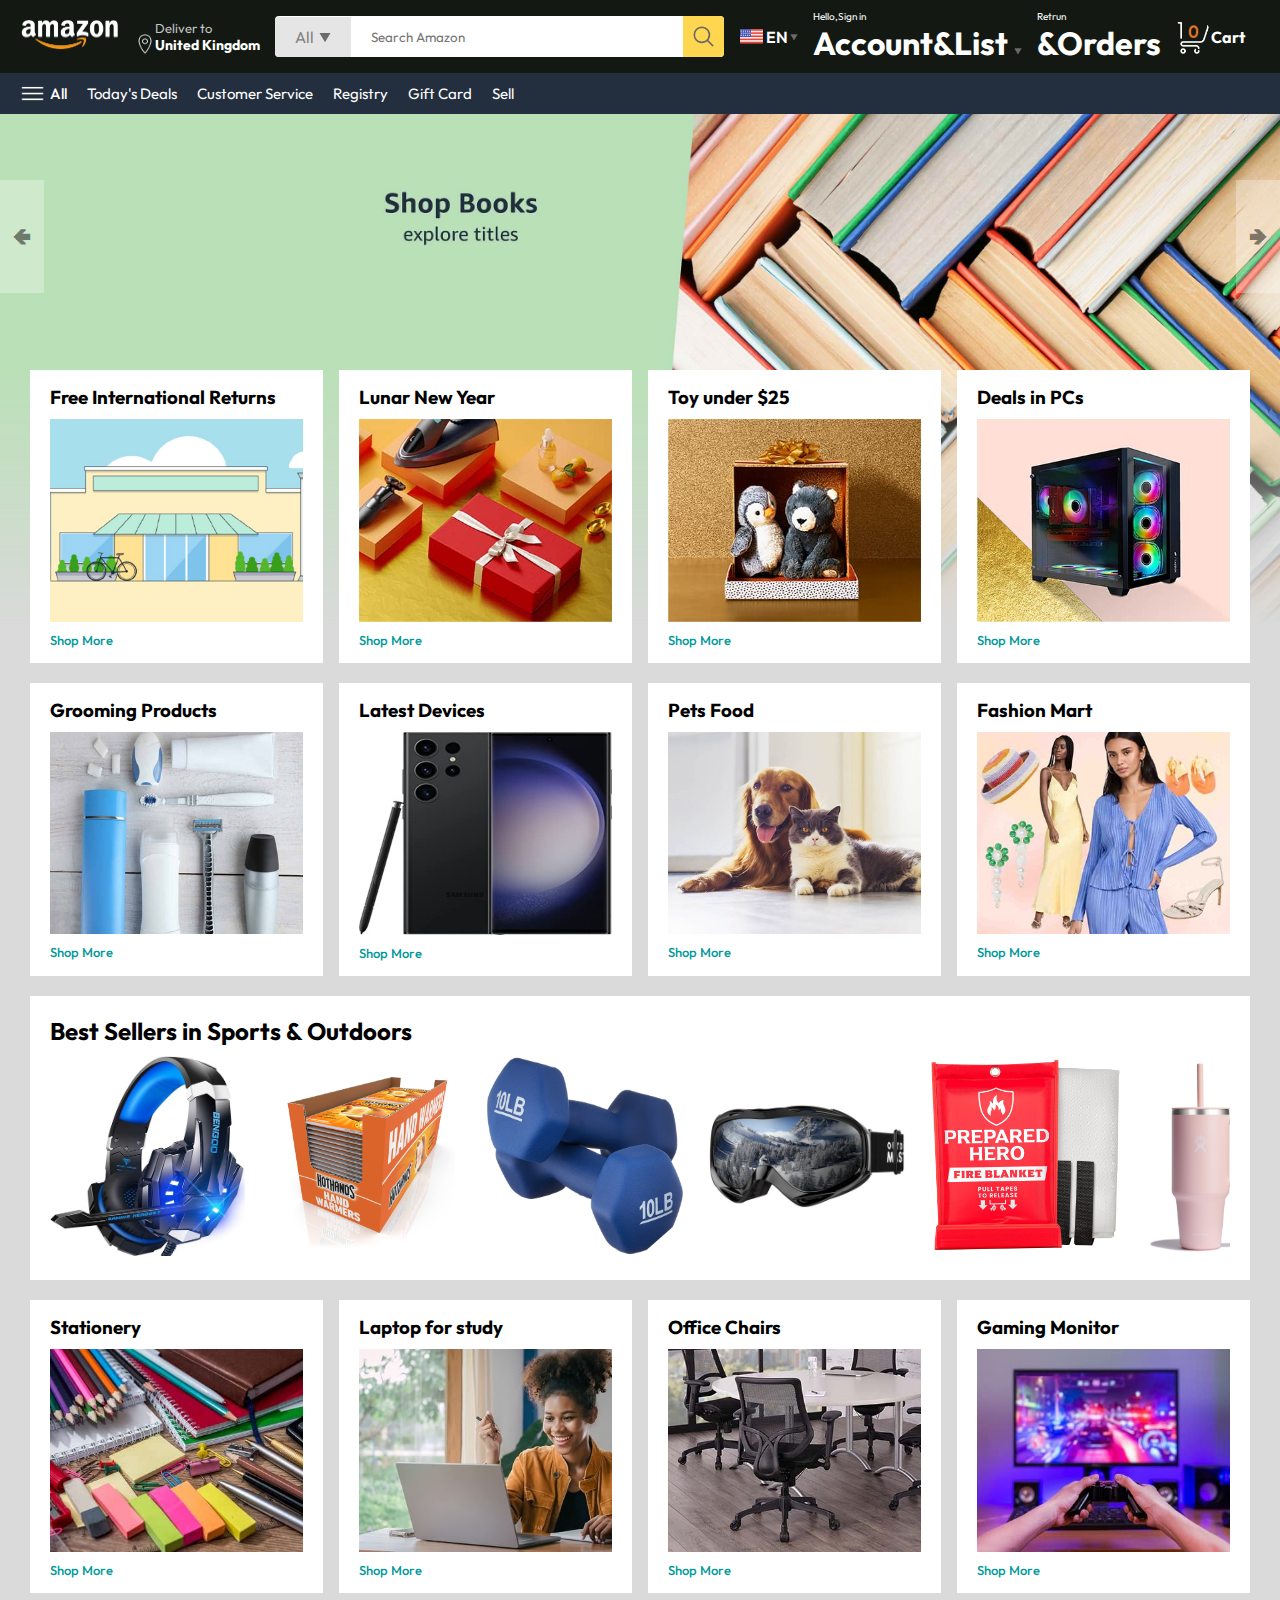
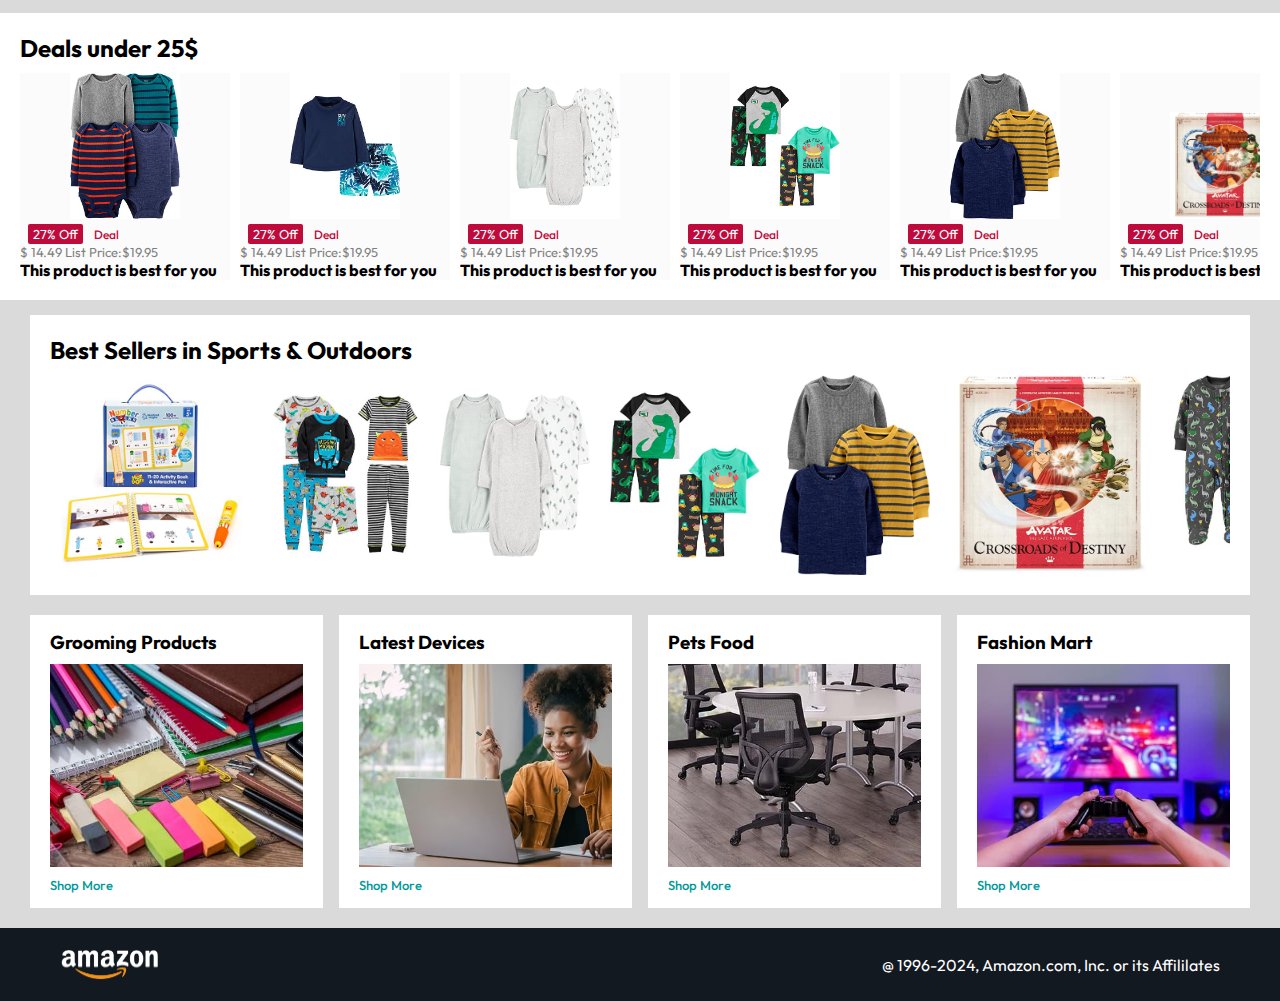
<file: index.html>
<!DOCTYPE html>
<html lang="en">
<head>
    <meta charset="UTF-8">
    <meta name="viewport" content="width=device-width, initial-scale=1.0">
    <title>Amazon Clone</title>
    <link rel="stylesheet" href="assets/css/style.css">
</head>
<body>
    <nav>
        <a href="/"><img src="assets/img/amazon_logo.png" width="100" alt="">
        </a>
        <div class="nav-country">
            <img src="assets/img/location_icon.png" height="20" alt="">
            <div></h1> <p>Deliver to </p>
                <h1>United Kingdom</h1>
            </div>
        </div>
     <div class="nav-search">
        <div class="nav-search-catogory">
            <p>All</p>
            <img src="assets/img/dropdown_icon.png" height="12" alt="">
        </div>
         <input type="text" class="nav-search-input" placeholder="Search Amazon">
         <img src="assets/img/search_icon.png" class="nav-search-icon">
     </div>
     <div class="nav-language">
        <img src="assets/img/us_flag.png" width="25px" alt="">
        <p>EN</p>
        <img src="assets/img/dropdown_icon.png" width="8px"alt="">
     </div>
     <div class="nav-text">
        <p> <a href="signin.html">Hello,Sign in</a></p>
        <h1>Account&List <img src="assets/img/dropdown_icon.png" width="8px" alt=""></h1>
     </div>
     <div class="nav-text">
        <p>Retrun</p>
        <h1>&Orders</h1>
     </div>
     <a href="signin.html" class="mobile-user-icon" style="display: none;">
        <img src="assets/img/user.png" alt="">
     </a>
     <a href="cart.html"class="nav-cart">
        <img src="assets/img/cart_icon.png" width="35px" alt="">
        <h4>Cart</h4>
     </a>
    </nav>
    <div class="nav-bottom">
        <div>
            <img src="assets/img/menu_icon.png" width="25px" alt="">
            <p>All</p>
        </div>
        <p>Today's Deals</p>
        <p>Customer Service</p>
        <p>Registry</p>
        <p>Gift Card</p>
        <p>Sell</p>
    </div>

    <div class="header-slider">
        <a href="#" class="control_prev">&#129144</a>
        <a href="#" class="control_next">&#129146</a>
        <ul>
            <img src="assets/img/header1.jpg" class="header-img" alt="">
            <img src="assets/img/header2.jpg" class="header-img" alt="">
            <img src="assets/img/header3.jpg" class="header-img" alt="">
            <img src="assets/img/header4.jpg" class="header-img" alt="">
            <img src="assets/img/header5.jpg" class="header-img" alt="">
            <img src="assets/img/header6.jpg" class="header-img" alt="">
        </ul>
    </div>


    <div class="box-row header-box">
      <div class="box-col">
        <h3>
            Free International Returns</h3>
        <img src="assets/img/box1-1.jpg" alt="">
        <a href="/"> Shop More</a>
      </div>
      <div class="box-col">
        <h3>
            Lunar New Year</h3>
        <img src="assets/img/box1-2.jpg" alt="">
        <a href="/"> Shop More</a>
      </div>
      <div class="box-col">
        <h3>
            Toy under $25</h3>
        <img src="assets/img/box1-3.jpg" alt="">
        <a href="/"> Shop More</a>
      </div>
      <div class="box-col">
        <h3>
            Deals in PCs</h3>
        <img src="assets/img/box1-4.jpg" alt="">
        <a href="/"> Shop More</a>
      </div>
    </div>


    <div class="box-row">
        <div class="box-col">
          <h3>
              Grooming Products</h3>
          <img src="assets/img/box2-1.jpg" alt="">
          <a href="/"> Shop More</a>
        </div>
        <div class="box-col">
          <h3>
              Latest Devices</h3>
          <img src="assets/img/box2-2.jpg" alt="">
          <a href="/"> Shop More</a>
        </div>
        <div class="box-col">
          <h3>  Pets Food</h3>
          <img src="assets/img/box2-3.jpg" alt="">
          <a href="/"> Shop More</a>
        </div>
        <div class="box-col">
          <h3>
              Fashion Mart</h3> <img src="assets/img/box2-4.jpg" alt="">
          <a href="/"> Shop More</a>
        </div>
  
      </div>


      <div class="product-slider">
        <h2>Best Sellers in Sports & Outdoors</h2>
        <div class="products">
            <a href="product.html">
            <img src="assets/img/product_img.jpg" alt="">
            </a>
            <img src="assets/img/product1-1.jpg" alt="">
            <img src="assets/img/product1-2.jpg" alt="">
            <img src="assets/img/product1-3.jpg" alt="">
            <img src="assets/img/product1-4.jpg" alt="">
            <img src="assets/img/product1-5.jpg" alt="">
            <img src="assets/img/product1-6.jpg" alt="">
            <img src="assets/img/product1-7.jpg" alt="">
            <img src="assets/img/product1-8.jpg" alt="">
            <img src="assets/img/product1-9.jpg" alt="">
            <img src="assets/img/product1-10.jpg" alt="">
        </div>
      </div>
      <div class="box-row">
        <div class="box-col">
          <h3>
              Stationery</h3>
          <img src="assets/img/box3-1.jpg" alt="">
          <a href="/"> Shop More</a>
        </div>
        <div class="box-col">
          <h3>
              Laptop for study</h3>
          <img src="assets/img/box3-2.jpg" alt="">
          <a href="/"> Shop More</a>
        </div>
        <div class="box-col">
          <h3>
              Office Chairs</h3>
          <img src="assets/img/box3-3.jpg" alt="">
          <a href="/"> Shop More</a>
        </div>
        <div class="box-col">
          <h3>
              Gaming Monitor</h3>
          <img src="assets/img/box3-4.jpg" alt="">
          <a href="/"> Shop More</a>
        </div>
  
      </div>

      <div class="products-slider-with-price">
          <h2>Deals under 25$</h2>
          <div class="products">
            <div class="product-card">
                <div class="product-img-container">
                    <img src="assets/img/product2-1.jpg" alt="">
                </div>
                <div class="product-offer">
                    <p>27% Off</p> <span>Deal</span>

                </div>
                <p class="product-price">$ <span>14.49</span> List Price:$19.95 </p>
                <h4>This product is best for you</h4>


            </div>
            <div class="product-card">
                <div class="product-img-container">
                    <img src="assets/img/product2-2.jpg" alt="">
                </div>
                <div class="product-offer">
                    <p>27% Off</p> <span>Deal</span>

                </div>
                <p class="product-price">$ <span>14.49</span> List Price:$19.95 </p>
                <h4>This product is best for you</h4>


            </div>
            <div class="product-card">
                <div class="product-img-container">
                    <img src="assets/img/product2-3.jpg" alt="">
                </div>
                <div class="product-offer">
                    <p>27% Off</p> <span>Deal</span>

                </div>
                <p class="product-price">$ <span>14.49</span> List Price:$19.95 </p>
                <h4>This product is best for you</h4>


            </div>
            <div class="product-card">
                <div class="product-img-container">
                    <img src="assets/img/product2-4.jpg" alt="">
                </div>
                <div class="product-offer">
                    <p>27% Off</p> <span>Deal</span>

                </div>
                <p class="product-price">$ <span>14.49</span> List Price:$19.95 </p>
                <h4>This product is best for you</h4>


            </div>
            <div class="product-card">
                <div class="product-img-container">
                    <img src="assets/img/product2-5.jpg" alt="">
                </div>
                <div class="product-offer">
                    <p>27% Off</p> <span>Deal</span>

                </div>
                <p class="product-price">$ <span>14.49</span> List Price:$19.95 </p>
                <h4>This product is best for you</h4>


            </div>
            <div class="product-card">
                <div class="product-img-container">
                    <img src="assets/img/product2-6.jpg" alt="">
                </div>
                <div class="product-offer">
                    <p>27% Off</p> <span>Deal</span>

                </div>
                <p class="product-price">$ <span>14.49</span> List Price:$19.95 </p>
                <h4>This product is best for you</h4>


            </div>
            <div class="product-card">
                <div class="product-img-container">
                    <img src="assets/img/product2-7.jpg" alt="">
                </div>
                <div class="product-offer">
                    <p>27% Off</p> <span>Deal</span>

                </div>
                <p class="product-price">$ <span>14.49</span> List Price:$19.95 </p>
                <h4>This product is best for you</h4>


            </div>
            <div class="product-card">
                <div class="product-img-container">
                    <img src="assets/img/product2-8.jpg" alt="">
                </div>
                <div class="product-offer">
                    <p>27% Off</p> <span>Deal</span>

                </div>
                <p class="product-price">$ <span>14.49</span> List Price:$19.95 </p>
                <h4>This product is best for you</h4>


            </div>
            <div class="product-card">
                <div class="product-img-container">
                    <img src="assets/img/product2-9.jpg" alt="">
                </div>
                <div class="product-offer">
                    <p>27% Off</p> <span>Deal</span>

                </div>
                <p class="product-price">$ <span>14.49</span> List Price:$19.95 </p>
                <h4>This product is best for you</h4>


            </div>
            <div class="product-card">
                <div class="product-img-container">
                    <img src="assets/img/product2-10.jpg" alt="">
                </div>
                <div class="product-offer">
                    <p>27% Off</p> <span>Deal</span>

                </div>
                <p class="product-price">$ <span>14.49</span> List Price:$19.95 </p>
                <h4>This product is best for you</h4>


            </div>
            <div class="product-card">
                <div class="product-img-container">
                    <img src="assets/img/product2-11.jpg" alt="">
                </div>
                <div class="product-offer">
                    <p>27% Off</p> <span>Deal</span>

                </div>
                <p class="product-price">$ <span>14.49</span> List Price:$19.95 </p>
                <h4>This product is best for you</h4>


            </div>
        </div>
      </div>

<div class="product-slider">
        <h2>Best Sellers in Sports & Outdoors</h2>
        <div class="products">
            <img src="assets/img/product2-11.jpg" alt="">
            <img src="assets/img/product2-12.jpg" alt="">
            <img src="assets/img/product2-3.jpg" alt="">
            <img src="assets/img/product2-4.jpg" alt="">
            <img src="assets/img/product2-5.jpg" alt="">
            <img src="assets/img/product2-6.jpg" alt="">
            <img src="assets/img/product2-7.jpg" alt="">
            <img src="assets/img/product2-8.jpg" alt="">
            <img src="assets/img/product2-9.jpg" alt="">
            <img src="assets/img/product2-10.jpg" alt="">
        </div>
      </div>

<div class="box-row">
        <div class="box-col">
          <h3>
              Grooming Products</h3>
          <img src="assets/img/box3-1.jpg" alt="">
          <a href="/"> Shop More</a>
        </div>
        <div class="box-col">
          <h3>
              Latest Devices</h3>
          <img src="assets/img/box3-2.jpg" alt="">
          <a href="/"> Shop More</a>
        </div>
        <div class="box-col">
          <h3>
              Pets Food</h3>
          <img src="assets/img/box3-3.jpg" alt="">
          <a href="/"> Shop More</a>
        </div>
        <div class="box-col">
          <h3>
              Fashion Mart</h3>
          <img src="assets/img/box3-4.jpg" alt="">
          <a href="/"> Shop More</a>
        </div>
  
      </div>

      <footer>
        <img src="assets/img/amazon_logo.png"width="100" alt="">
        <p>@ 1996-2024, Amazon.com, Inc. or its Affililates </p>
      </footer>

    <script src="assets/js/script.js"></script>

</body>
</html>
</file>
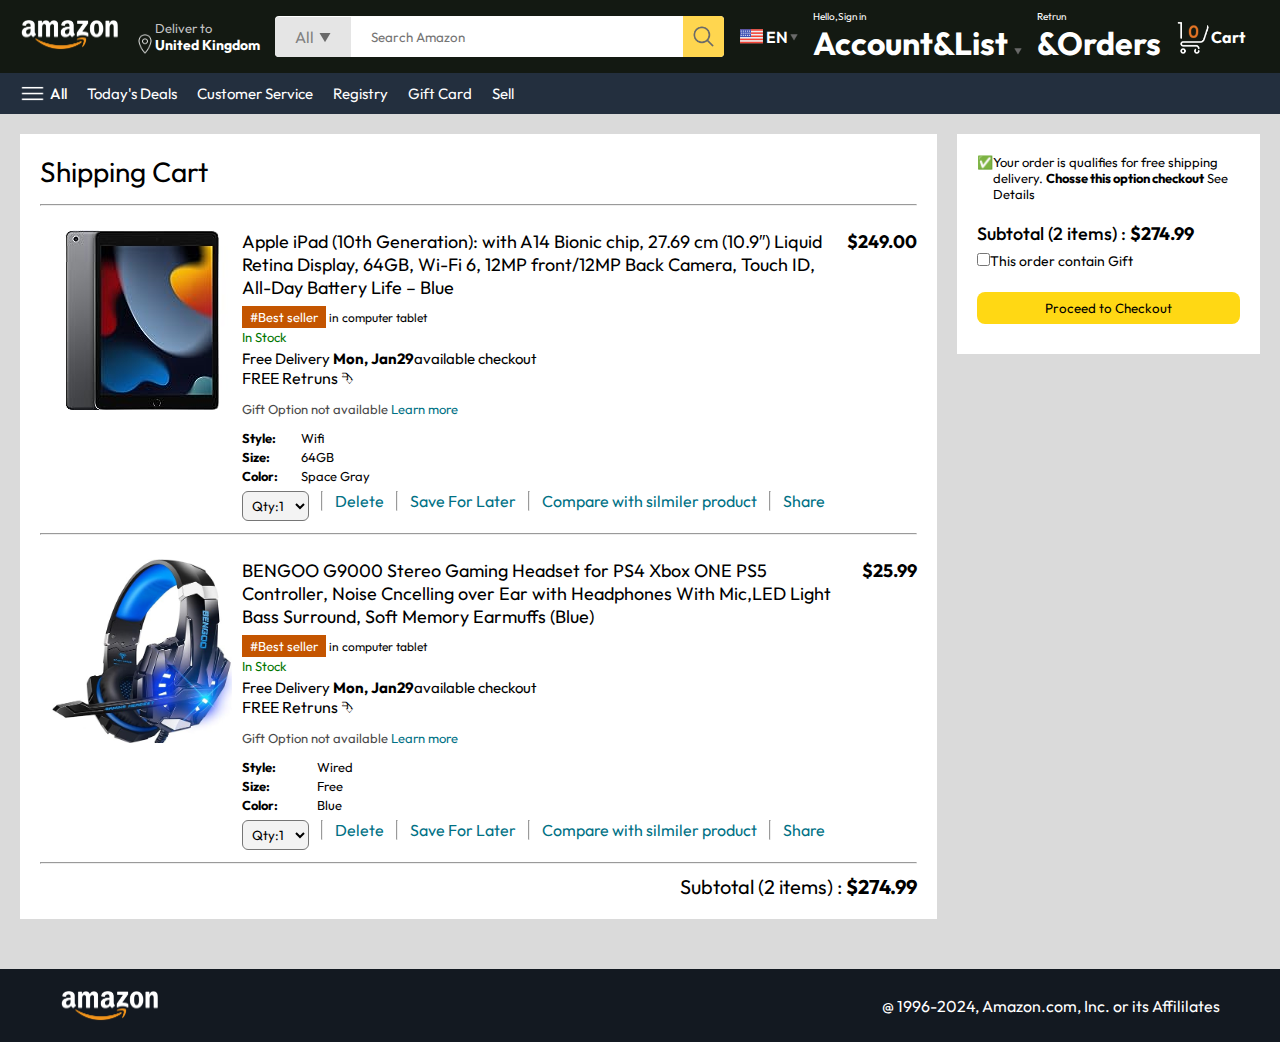
<file: cart.html>
<!DOCTYPE html>
<html lang="en">
<head>
    <meta charset="UTF-8">
    <meta name="viewport" content="width=device-width, initial-scale=1.0">
    <title>cart</title>
    <link rel="stylesheet" href=" assets/css/cart.css">
    <link rel="stylesheet" href="assets/css/style.css">
</head>
<body>
    <nav>
        <a href="/"><img src="assets/img/amazon_logo.png" width="100" alt="">
        </a>
        <div class="nav-country">
            <img src="assets/img/location_icon.png" height="20" alt="">
            <div></h1> <p>Deliver to </p>
                <h1>United Kingdom</h1>
            </div>
        </div>
     <div class="nav-search">
        <div class="nav-search-catogory">
            <p>All</p>
            <img src="assets/img/dropdown_icon.png" height="12" alt="">
        </div>
         <input type="text" class="nav-search-input" placeholder="Search Amazon">
         <img src="assets/img/search_icon.png" class="nav-search-icon">
     </div>
     <div class="nav-language">
        <img src="assets/img/us_flag.png" width="25px" alt="">
        <p>EN</p>
        <img src="assets/img/dropdown_icon.png" width="8px"alt="">
     </div>
     <div class="nav-text">
        <p> <a href="signin.html">Hello,Sign in</a></p>
        <h1>Account&List <img src="assets/img/dropdown_icon.png" width="8px" alt=""></h1>
     </div>
     <div class="nav-text">
        <p>Retrun</p>
        <h1>&Orders</h1>
     </div>
     <a href="signin.html" class="mobile-user-icon" style="display: none;">
        <img src="assets/img/user.png" alt="">
     </a>
     <a href=""class="nav-cart">
        <img src="assets/img/cart_icon.png" width="35px" alt="">
        <h4>Cart</h4>
     </a>
    </nav>
    <div class="nav-bottom">
        <div>
            <img src="assets/img/menu_icon.png" width="25px" alt="">
            <p>All</p>
        </div>
        <p>Today's Deals</p>
        <p>Customer Service</p>
        <p>Registry</p>
        <p>Gift Card</p>
        <p>Sell</p>
    </div>

    <div class="cart">
        <div class="cart-left">
            <h1>Shipping Cart</h1>
            <hr>
            <div class="product-cart-list">
                <img src="assets/img/ipad_img.jpg" alt="" width="180px">
                <div>
                    <div class="product-cart-titleprice">
                        <p>Apple iPad (10th Generation): with A14 Bionic chip, 27.69 cm (10.9″) 
                            Liquid Retina Display, 64GB, Wi-Fi 6, 12MP front/12MP Back Camera, Touch ID, All-Day Battery Life – Blue
                            </p>
                            <p><b>$249.00</b></p>
                    </div>
                    <div class="product-cart-bestseller"><span>#Best seller</span> in computer tablet</div>
                    <p class="product-cart-stock">In Stock</p>
                    <p class="product-cart-delivery">Free Delivery <b>Mon, Jan29</b>available checkout </p>
                    <p class="product-cart-retruns">FREE Retruns &#11191</p>
                    <p class="product-cart-giftoption"> Gift Option not available <span>Learn more</span></p>


                <div class="product-cart-specs">
                    <p><b> Style:</b></p><p>Wifi</p>
                    <p><b>Size:</b></p><p>64GB</p>
                    <p><b>Color:</b></p><p>Space Gray</p>
                </div>
                <div class="cart-links-option">
                    <select>
                        <option value="1">Qty:1</option>
                        <option value="2">Qty:2</option>
                        <option value="3">Qty:3</option>
                        <option value="4">Qty:4</option>
                        <option value="5">Qty:5</option>
                    </select>
                    <hr>
                    <p class="action-btn"> Delete</p>
                    <hr>
                    <p class="action-btn"> Save For Later</p>
                    <hr>
                    <p class="action-btn"> Compare with silmiler product</p>
                    <hr>
                    <p class="action-btn"> Share</p>
                    

                </div>

                </div>

           
            </div>
            <hr>

            <div class="product-cart-list">
                <img src="assets/img/product_img.jpg" alt="" width="180px">
                <div>
                    <div class="product-cart-titleprice">
                        <p>BENGOO G9000 Stereo Gaming Headset for PS4 Xbox ONE PS5
                            Controller, Noise Cncelling over Ear with Headphones With Mic,LED
                            Light Bass Surround, Soft Memory Earmuffs (Blue)
                            </p>
                            <p><b>$25.99</b></p>
                    </div>
                    <div class="product-cart-bestseller"><span>#Best seller</span> in computer tablet</div>
                    <p class="product-cart-stock">In Stock</p>
                    <p class="product-cart-delivery">Free Delivery <b>Mon, Jan29</b>available checkout </p>
                    <p class="product-cart-retruns">FREE Retruns &#11191</p>
                    <p class="product-cart-giftoption"> Gift Option not available <span>Learn more</span></p>


                <div class="product-cart-specs">
                    <p><b> Style:</b></p><p>Wired</p>
                    <p><b>Size:</b></p><p>Free</p>
                    <p><b>Color:</b></p><p>Blue</p>
                </div>
                <div class="cart-links-option">
                    <select>
                        <option value="1">Qty:1</option>
                        <option value="2">Qty:2</option>
                        <option value="3">Qty:3</option>
                        <option value="4">Qty:4</option>
                        <option value="5">Qty:5</option>
                    </select>
                    <hr>
                    <p class="action-btn"> Delete</p>
                    <hr>
                    <p class="action-btn"> Save For Later</p>
                    <hr>
                    <p class="action-btn"> Compare with silmiler product</p>
                    <hr>
                    <p class="action-btn"> Share</p>
                    

                </div>

                </div>

           
            </div>
            <hr>
            <div class="cart-list-subtotal">
                Subtotal (2 items) : <b>$274.99</b>
            </div>
        </div>
        <div class="cart-right">
            <div class="cart-free-delivery">
                <p>&#x2705</p>
                <p>Your order is qualifies for free shipping delivery. <b>Chosse this option checkout</b>
                See Details</p>

            </div>
            <p class="cart-subtotal">
                Subtotal (2 items) : <b>$274.99</b>
                <p class="cart-right-gift"> <input type="checkbox">This order contain Gift</p>
                <button>Proceed to Checkout</button>
            </p>

        </div>
    
    </div>
    
    <footer class="footer-cart">
        <img src="assets/img/amazon_logo.png"width="100" alt="">
        <p>@ 1996-2024, Amazon.com, Inc. or its Affililates </p>
      </footer>
</body>
</html>
</file>
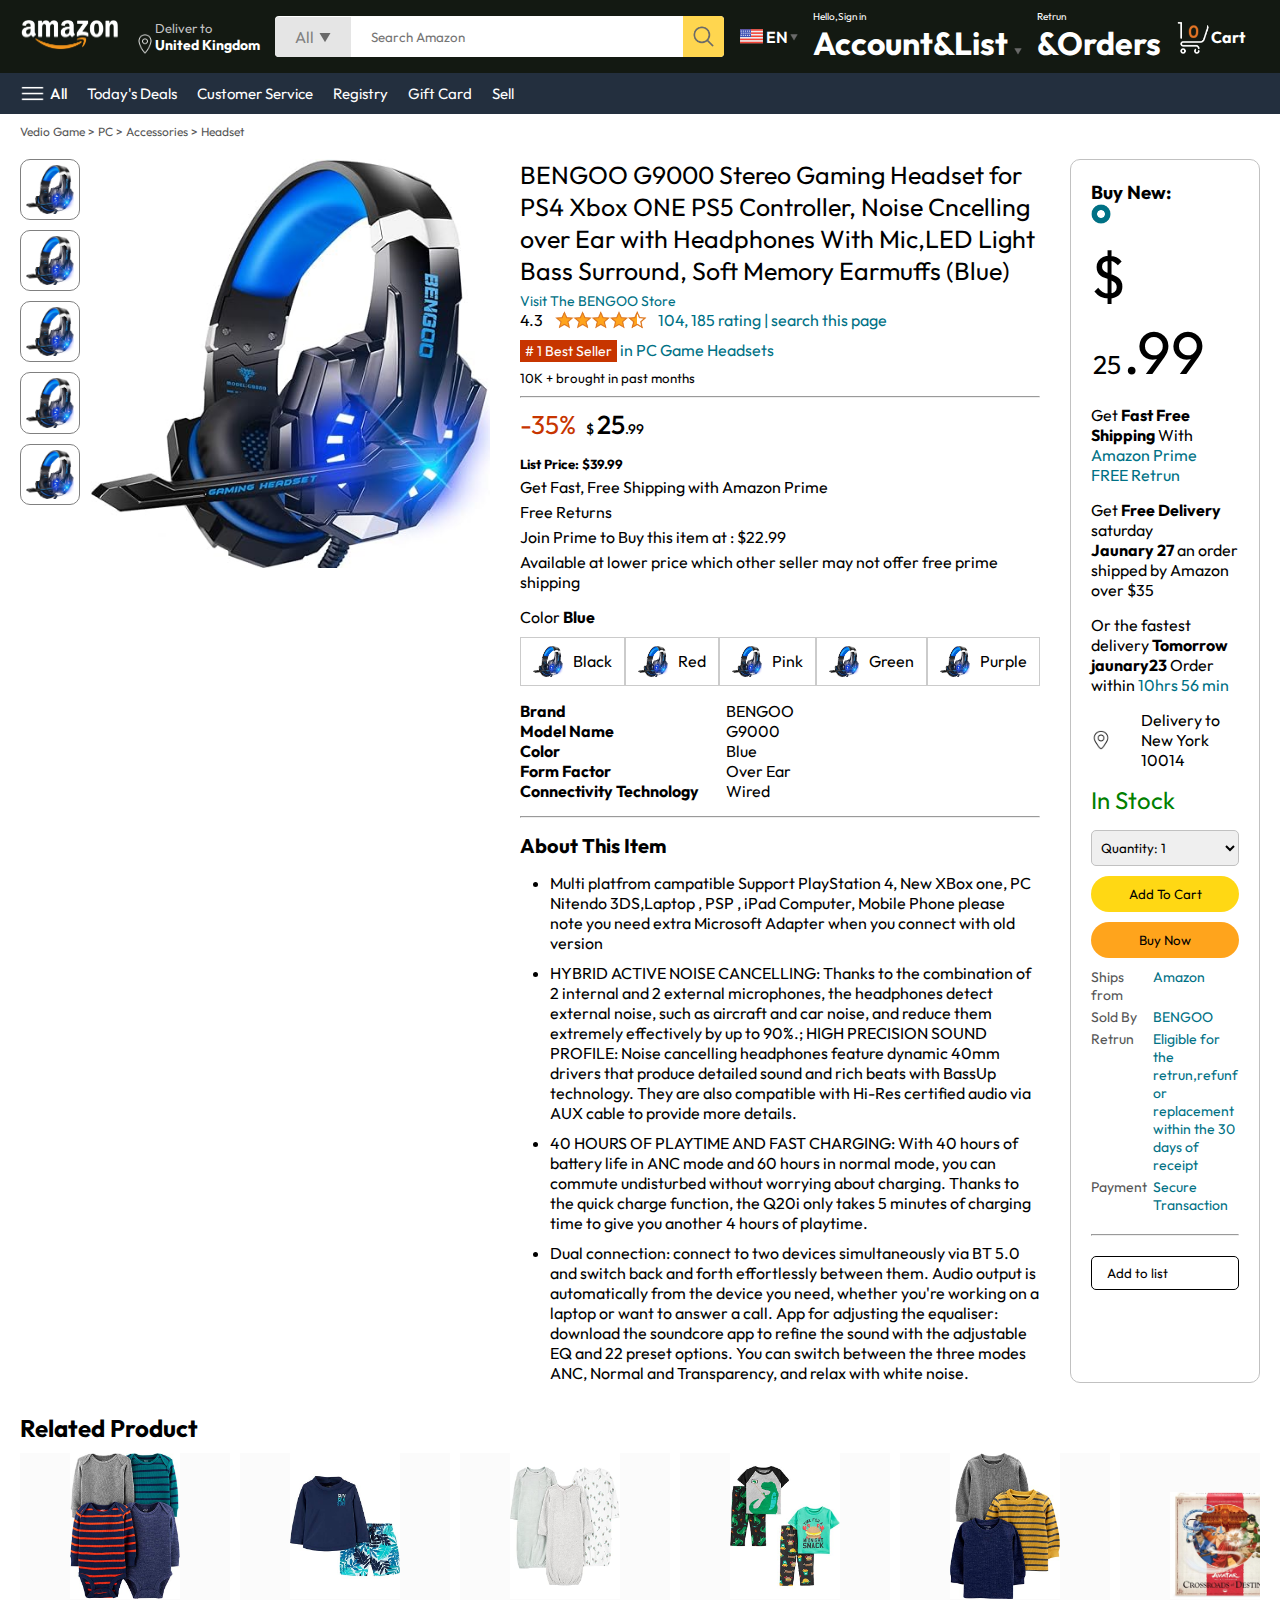
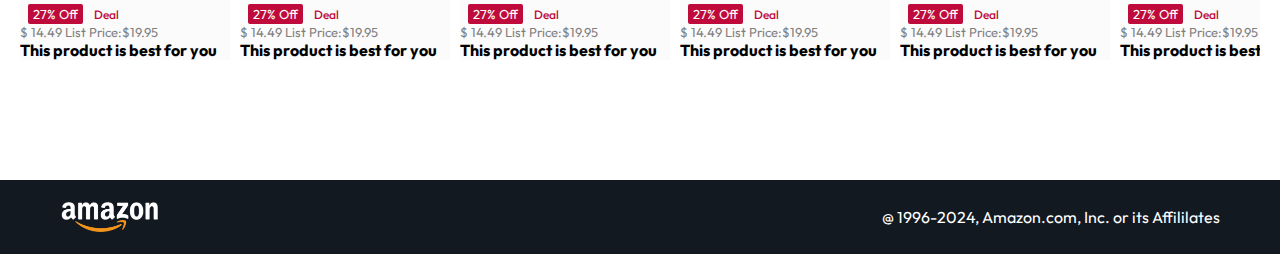
<file: product.html>
<!DOCTYPE html>
<html lang="en">
<head>
    <meta charset="UTF-8">
    <meta name="viewport" content="width=device-width, initial-scale=1.0">
    <title>Product page</title>
    <link rel="stylesheet" href="assets/css/style.css">
    <link rel="stylesheet" href="assets/css/product.css">
</head>
<body>

    <nav>
        <a href="/"><img src="assets/img/amazon_logo.png" width="100" alt="">
        </a>
        <div class="nav-country">
            <img src="assets/img/location_icon.png" height="20" alt="">
            <div></h1> <p>Deliver to </p>
                <h1>United Kingdom</h1>
            </div>
        </div>
     <div class="nav-search">
        <div class="nav-search-catogory">
            <p>All</p>
            <img src="assets/img/dropdown_icon.png" height="12" alt="">
        </div>
         <input type="text" class="nav-search-input" placeholder="Search Amazon">
         <img src="assets/img/search_icon.png" class="nav-search-icon">
     </div>
     <div class="nav-language">
        <img src="assets/img/us_flag.png" width="25px" alt="">
        <p>EN</p>
        <img src="assets/img/dropdown_icon.png" width="8px"alt="">
     </div>
     <div class="nav-text">
        <p> <a href="signin.html">Hello,Sign in</a></p>
        <h1>Account&List <img src="assets/img/dropdown_icon.png" width="8px" alt=""></h1>
     </div>
     <div class="nav-text">
        <p>Retrun</p>
        <h1>&Orders</h1>
     </div>
     <a href="signin.html" class="mobile-user-icon" style="display: none;">
        <img src="assets/img/user.png" alt="">
     </a>
     <a href="cart.html"class="nav-cart">
        <img src="assets/img/cart_icon.png" width="35px" alt="">
        <h4>Cart</h4>
     </a>
    </nav>
    <div class="nav-bottom">
        <div>
            <img src="assets/img/menu_icon.png" width="25px" alt="">
            <p>All</p>
        </div>
        <p>Today's Deals</p>
        <p>Customer Service</p>
        <p>Registry</p>
        <p>Gift Card</p>
        <p>Sell</p>
    </div>
    

    <p class="breadcum"> Vedio Game >  PC > Accessories > Headset</p>

    <div class="product-display">
        <div class="product-d-image">
            <div class="product-icons">
                <img src="assets/img/product_img.jpg" alt="" width="60">
                <img src="assets/img/product_img.jpg" alt="" width="60">
                <img src="assets/img/product_img.jpg" alt="" width="60">
                <img src="assets/img/product_img.jpg" alt="" width="60">
                <img src="assets/img/product_img.jpg" alt="" width="60">
                </div>
                <div class="product-main-image">
                    <img src="assets/img/product_img.jpg" alt="" width="400">
                </div>
            </div>
        
        <div class="product-d-details">
            <p class="product-title">
                BENGOO G9000 Stereo Gaming Headset for PS4 Xbox ONE PS5
                Controller, Noise Cncelling over Ear with Headphones With Mic,LED
                Light Bass Surround, Soft Memory Earmuffs (Blue)

            </p>
            <p class="brand-store">Visit The BENGOO Store</p>
         <div class="product-rating">
            <div>
               <div> 4.3 <img src="assets/img/rating_img.png" height="20px" alt=""></div>
              <p>104, 185 rating | search this page</p>
            </div>
            <p><span># 1 Best Seller</span> in PC Game Headsets</p>
            <h5>10K + brought in past months</h5>
            <hr>
        </div>
        <div class="product-d-price">
            <div>
                <p>-35%</p>
                <h1>$ <span>25</span>.99</h1>
            </div>
            <h5>List Price: $39.99</h5>
            <p>Get Fast, Free Shipping with Amazon Prime</p>
            <p><span>
                Free Returns</span></p>
            <p><span>Join Prime to Buy this item at : $22.99</span></p>
            <p>Available at lower price which <span>other seller</span> may not offer free prime shipping</p>
        </div>
        <div class="product-color-selection">
            <p>Color <b>Blue</b></p>
            <div class="product-color-options">

                <div class="option">
                    <img src="assets/img/product_img.jpg" alt="" width="30px">
                    <p>Black</p>
                </div>
                <div class="option">
                    <img src="assets/img/product_img.jpg" alt="" width="30px">
                    <p>Red</p>
                </div>
                <div class="option">
                    <img src="assets/img/product_img.jpg" alt="" width="30px">
                    <p>Pink</p>
                </div>
                <div class="option">
                    <img src="assets/img/product_img.jpg" alt="" width="30px">
                    <p>Green</p>
                </div>
                <div class="option">
                    <img src="assets/img/product_img.jpg" alt="" width="30px">
                    <p>Purple</p>
                </div>
            </div>
    
        </div>
        <div class="product-info">
            <p><b>Brand</b></p> <p>BENGOO</p>
            <p><b>Model Name</b></p> <p>G9000</p>
            <p><b>Color</b></p> <p>Blue</p>
            <p><b>Form Factor</b></p> <p>Over Ear</p>
            <p><b>Connectivity Technology </b></p> <p>Wired</p>
        </div>
        <hr>
        <div class="product-description">
            <h1>About This Item</h1>
            <ul> 
             <li>Multi platfrom campatible Support PlayStation 4, New XBox one, PC Nitendo 3DS,Laptop , PSP , iPad Computer, Mobile Phone
                please note you need extra Microsoft Adapter when you connect with old version
            </li>
        <li>HYBRID ACTIVE NOISE CANCELLING: Thanks to the combination of 2 internal and 2 external microphones,
             the headphones detect external noise, such as aircraft and car noise, and reduce them extremely effectively by up to 90%.;
             HIGH PRECISION SOUND PROFILE: Noise cancelling headphones feature dynamic 40mm drivers that produce detailed sound and rich beats with BassUp technology.
             They are also compatible with Hi-Res certified audio via AUX cable to provide more details.</li>
            <li>
                40 HOURS OF PLAYTIME AND FAST CHARGING: With 40 hours of battery life in ANC mode and 60 hours in normal mode, 
                you can commute undisturbed without worrying about charging. Thanks to the quick charge function,
                 the Q20i only takes 5 minutes of charging time to give you another 4 hours of playtime.
            </li>
        <li>
            Dual connection: connect to two devices simultaneously via BT 5.0 and switch back and forth effortlessly between them.
             Audio output is automatically from the device you need, whether you're working on a laptop or want to answer a call.
              App for adjusting the equaliser: download the soundcore app to refine the sound with the adjustable EQ and 22 preset options. 
            You can switch between the three modes ANC, Normal and Transparency, and relax with white noise.
        </li></ul>
        </div>
     </div>


       <div class="product-d-purchase">
        <div class="title">
            <h3>Buy New:</h3> <img src="assets/img/circle_icon.png"  width="20px">
        </div>
        <h1 class="price"> $ <span>25</span>.99</h1>
        <div class="gap">
            <p>Get <b>Fast Free Shipping</b> With <span>Amazon Prime</span> </p>
            <p><span>FREE Retrun</span></p>
        </div>
        <div class="gap">
            <p>Get <b>Free Delivery </b> saturday</p>
            <p><b>Jaunary 27</b> an order shipped by Amazon over $35</p>
        </div>
        <div class="gap">
            <p>Or the fastest delivery <b>Tomorrow </b> <b>jaunary23</b>
             Order within <span>10hrs 56 min</span></p>
        </div>
    <div class="delivery-location">
        <img src="assets/img/location_icon_dark.png"  width="20px">
        <p>Delivery to New York 10014</p>
    </div>
    
    <h2 class="product-stock"> In Stock</h2>
    <select class="product-quantity">
        <option value="1">Quantity: 1</option>
        <option value="2">Quantity: 2</option>
        <option value="3">Quantity: 3</option>
        <option value="4">Quantity: 4</option>
    </select>
    <button class="btn"> Add To Cart</button>
    <button class="btn product-buy"> Buy Now </button>
    <div class="product-seller-info">
        <p>Ships from </p><p><span>Amazon</span></p>
        <p>Sold By  </p><p><span>BENGOO</span></p>
        <p>Retrun </p><p><span>Eligible for the retrun,refunf or replacement
            within the 30 days of receipt </span></p>
        <p>Payment </p><p><span>Secure Transaction</span></p>
    </div>
    <hr>
    <button class="product-add-list">Add to list</button>
       </div>
    </div>
    <div class="products-slider-with-price">
        <h2>Related Product</h2>
        <div class="products">
          <div class="product-card">
              <div class="product-img-container">
                  <img src="assets/img/product2-1.jpg" alt="">
              </div>
              <div class="product-offer">
                  <p>27% Off</p> <span>Deal</span>

              </div>
              <p class="product-price">$ <span>14.49</span> List Price:$19.95 </p>
              <h4>This product is best for you</h4>


          </div>
          <div class="product-card">
              <div class="product-img-container">
                  <img src="assets/img/product2-2.jpg" alt="">
              </div>
              <div class="product-offer">
                  <p>27% Off</p> <span>Deal</span>

              </div>
              <p class="product-price">$ <span>14.49</span> List Price:$19.95 </p>
              <h4>This product is best for you</h4>


          </div>
          <div class="product-card">
              <div class="product-img-container">
                  <img src="assets/img/product2-3.jpg" alt="">
              </div>
              <div class="product-offer">
                  <p>27% Off</p> <span>Deal</span>

              </div>
              <p class="product-price">$ <span>14.49</span> List Price:$19.95 </p>
              <h4>This product is best for you</h4>


          </div>
          <div class="product-card">
              <div class="product-img-container">
                  <img src="assets/img/product2-4.jpg" alt="">
              </div>
              <div class="product-offer">
                  <p>27% Off</p> <span>Deal</span>

              </div>
              <p class="product-price">$ <span>14.49</span> List Price:$19.95 </p>
              <h4>This product is best for you</h4>


          </div>
          <div class="product-card">
              <div class="product-img-container">
                  <img src="assets/img/product2-5.jpg" alt="">
              </div>
              <div class="product-offer">
                  <p>27% Off</p> <span>Deal</span>

              </div>
              <p class="product-price">$ <span>14.49</span> List Price:$19.95 </p>
              <h4>This product is best for you</h4>


          </div>
          <div class="product-card">
              <div class="product-img-container">
                  <img src="assets/img/product2-6.jpg" alt="">
              </div>
              <div class="product-offer">
                  <p>27% Off</p> <span>Deal</span>

              </div>
              <p class="product-price">$ <span>14.49</span> List Price:$19.95 </p>
              <h4>This product is best for you</h4>


          </div>
          <div class="product-card">
              <div class="product-img-container">
                  <img src="assets/img/product2-7.jpg" alt="">
              </div>
              <div class="product-offer">
                  <p>27% Off</p> <span>Deal</span>

              </div>
              <p class="product-price">$ <span>14.49</span> List Price:$19.95 </p>
              <h4>This product is best for you</h4>


          </div>
          <div class="product-card">
              <div class="product-img-container">
                  <img src="assets/img/product2-8.jpg" alt="">
              </div>
              <div class="product-offer">
                  <p>27% Off</p> <span>Deal</span>

              </div>
              <p class="product-price">$ <span>14.49</span> List Price:$19.95 </p>
              <h4>This product is best for you</h4>


          </div>
          <div class="product-card">
              <div class="product-img-container">
                  <img src="assets/img/product2-9.jpg" alt="">
              </div>
              <div class="product-offer">
                  <p>27% Off</p> <span>Deal</span>

              </div>
              <p class="product-price">$ <span>14.49</span> List Price:$19.95 </p>
              <h4>This product is best for you</h4>


          </div>
          <div class="product-card">
              <div class="product-img-container">
                  <img src="assets/img/product2-10.jpg" alt="">
              </div>
              <div class="product-offer">
                  <p>27% Off</p> <span>Deal</span>

              </div>
              <p class="product-price">$ <span>14.49</span> List Price:$19.95 </p>
              <h4>This product is best for you</h4>


          </div>
          <div class="product-card">
              <div class="product-img-container">
                  <img src="assets/img/product2-11.jpg" alt="">
              </div>
              <div class="product-offer">
                  <p>27% Off</p> <span>Deal</span>

              </div>
              <p class="product-price">$ <span>14.49</span> List Price:$19.95 </p>
              <h6>This product is best for you</h6>


          </div>
      </div>
    </div>
    <footer class="product-footer">
        <img src="assets/img/amazon_logo.png"width="100" alt="">
        <p>@ 1996-2024, Amazon.com, Inc. or its Affililates </p>
      </footer>

</body>
</html>
</file>
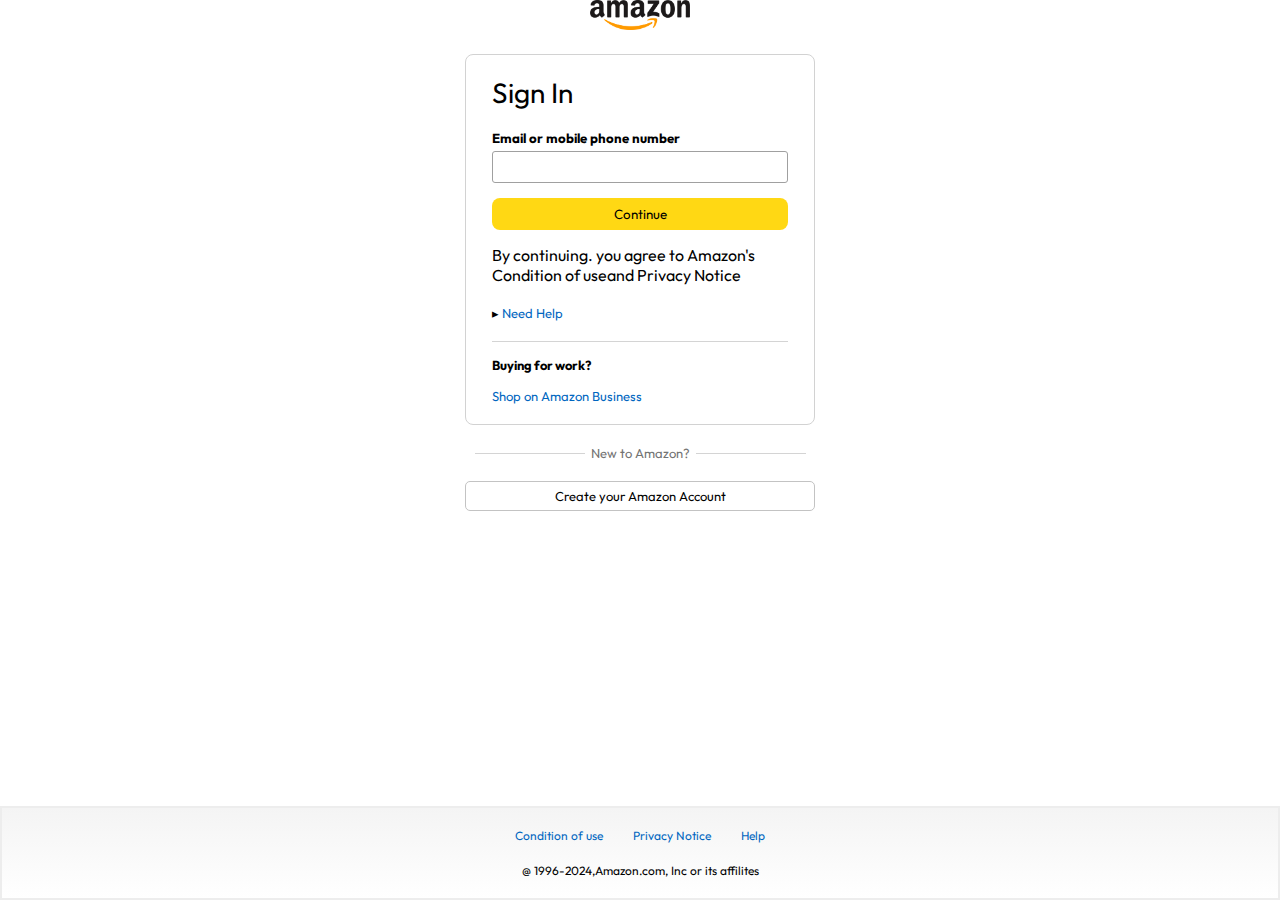
<file: signin.html>
<!DOCTYPE html>
<html lang="en">
<head>
    <meta charset="UTF-8">
    <meta name="viewport" content="width=device-width, initial-scale=1.0">
    <title>Sign In</title>
    <link rel="stylesheet" href="assets/css/sign in.css">
</head>
<body>
    <a href="index.html"><img class="logo" src="assets/img/amazon_logo_dark.png" alt="" width="100px"></a>
    <div class="signin-container">
        <h1 class="signin-title">Sign In </h1>
        <h5 class="input-lable">Email or mobile phone number</h5>
        <input type="text">
        <button>Continue</button>
        <pclass="signin-condition"> By continuing. you agree to Amazon's <span>Condition of use</span>and
             <span>Privacy Notice</span ></p>
                <p class="signin-help ">&#9656 <span>Need Help</span></p>
                <hr>
                <h4>Buying for work?</h4>
                <p class="signin-bussiness"><span>Shop on Amazon Business</span></p>
                
    </div>
    <div class="signin-bottom">
        <hr>
        <p> New to Amazon?</p>
        <hr>
    </div>
    <a href="signup.html">
    <button class="signin-signup-btn">Create your Amazon Account</button>
    </a>
    <footer>
        <div class="footer-links">
            <a href="#"> Condition of use </a>
            <a href="#"> Privacy Notice </a>
            <a href="#"> Help</a>
        </div>
        <p class="footer-copyright"> @ 1996-2024,Amazon.com, Inc or its affilites</p>
    </footer>
</body>
</html>
</file>
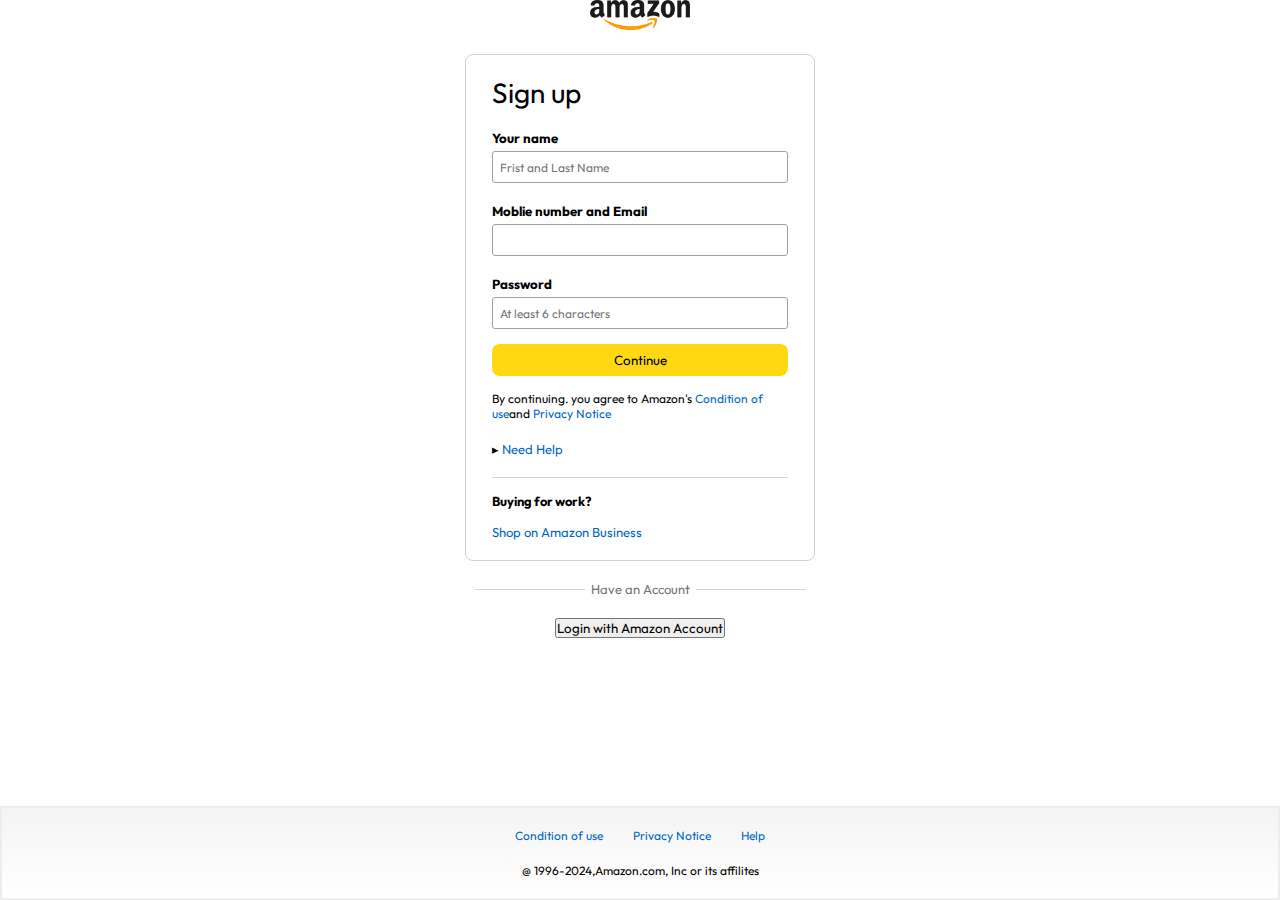
<file: signup.html>
<!DOCTYPE html>
<html lang="en">
<head>
    <meta charset="UTF-8">
    <meta name="viewport" content="width=device-width, initial-scale=1.0">
    <title>Sign Up</title>
    <link rel="stylesheet" href="assets/css/sign in.css">
</head>
<body>
    <a href="index.html"><img class="logo" src=" assets/img/amazon_logo_dark.png" alt="" width="100px"></a>
    <div class="signin-container">
        <h1 class="signin-title">Sign up </h1>
        <h5 class="input-lable">Your name</h5>
        <input type="text" placeholder="Frist and Last Name">
        <h5 class="input-lable">Moblie number and Email</h5>
        <input type="text">
        <h5 class="input-lable">Password</h5>
        <input type="password" placeholder="At least 6 characters">
        <button>Continue</button>
        <p class="signin-condition"> By continuing. you agree to Amazon's <span>Condition of use</span>and
             <span>Privacy Notice</span ></p>
                <p class="signin-help ">&#9656 <span>Need Help</span></p>
                <hr>
                <h4>Buying for work?</h4>
                <p class="signin-bussiness"><span>Shop on Amazon Business</span></p>
                
    </div>
    <div class="signin-bottom">
        <hr>
        <p> Have an Account</p>
        <hr>
    </div>
    <a href="signin.html">
    <button class="sign-signup-btn">Login with Amazon Account</button>
    </a>
    <footer>
        <div class="footer-links">
            <a href="#"> Condition of use </a>
            <a href="#"> Privacy Notice </a>
            <a href="#"> Help</a>
        </div>
        <p class="footer-copyright"> @ 1996-2024,Amazon.com, Inc or its affilites</p>
    </footer>
</body>
</html>
</file>
<file: assets/css/style.css>
@import url('https://fonts.googleapis.com/css2?family=Outfit:wght@100..900&display=swap');

*{
    padding: 0;
    margin: 0;
    box-sizing: border-box;
    font-family: "Outfit", sans-serif;
    
    
}
body{
    background: #dadada;
}
a{
    text-decoration: none;
    color: inherit;
}
nav{
    display: flex;
    align-items: center;
    justify-content: space-between;
    background: #131912;
    padding: 10px 20px;
    color: #fff;

}
.nav-country{
    display: flex;
    align-items: end;
    margin-left: 15px;
    font-size: 13px;
    color: #c4c4c4;
}
.nav-country h1{
    color:#fff;
    font-size: 14px;
}
.nav-search{
    flex: 1;
    display: flex;
    align-items: center;
    background: #fff;
    color: gray;
    max-width: 1000px;
    border-radius: 4px;
    margin-left: 15px;
}
.nav-search-catogory{
    display: flex;
    align-items: center;
    padding: 10px 20px;
    gap: 5px;
    background: #e5e5e5;
    border-radius: 4px 0 0 4px;
}
.nav-search-input{
    border: none;
    outline: none;
    padding-left: 20px;
    width: 100%;
}
.nav-search-icon{
 max-width: 41px;
 padding: 8px;
 background: #ffd64f;
 border-radius: 0 4px 4px 0;
}
.nav-language{
    display: flex;
    align-items: center;
    gap: 2px;
    font-weight: 600;
    margin-left: 15px;
}
.nav-text{
    margin-left: 15px;
}
.nav-text p{
    font-size: 10px;

}
.nav-text-h1{
    font-size: 12px;
}
.nav-cart{
    display: flex;
    align-items: center;
    margin: 0px 15px;

}
.nav-bottom{
    display: flex;
    align-items: center;
    gap: 20px;
    padding: 8px 20px;
    background: #232f3e;
    color: #fff;
    font-size: 15px;

}
.nav-bottom div{
    display: flex;
    align-items: center;
    gap: 5px;
    font-weight: 500;
}
.header-slider ul{
 display: flex;
 overflow-y: hidden;
}
.header-img{
    max-width: 100%;
    mask-image:linear-gradient(to bottom, #000000  50%,transparent 100%);
}
.header-slider a{
    position: absolute;
    top: 20%;
    z-index: 1;
    padding: 5vh 1vw;
    background: #ffffff4f;
    color: #0000007b;
    text-decoration: none;
    font-weight: 600;
    font-size: 18px;
    cursor: pointer;
}
.control_next{
    right: 0;
}
.box-row{
    display: flex;
    flex-wrap: wrap;
    row-gap: 20px;
    justify-content: space-between;
    margin: 20px 30px;


}
.box-col{
    display: flex;
    flex-direction: column;
    gap: 10px;
    padding: 15px 20px;
    background: #fff;
    max-width: 24%;
    min-width: 200px;
    z-index: 1;
}

.box-col a{
    font-size: 13px;
    color: #009999;
    font-weight: 500;
}
.header-box{
    margin-top: -20vw;
}
.product-slider{
    background: white;
    margin: 0 30px;
    padding: 20px;
    margin-bottom: 15px;

}
.product-slider .products{
display: flex;
overflow-x: auto;
gap: 20px;
margin-top: 10px;

}
.product-slider .products img{
    max-width: 200px;
    max-height: 200px;
}
.product-slider .products::-webkit-scrollbar{
    display: none;
}
.products-slider-with-price{
    background: #fff;
    max-width: 0 30px;
    padding: 20px;
    margin-bottom: 15px;

}
.products-slider-with-price .products{
display: flex;
overflow-x:auto ;
gap:10px;
margin-top: 10px;

}

.products-slider-with-price .products::-webkit-scrollbar{
    display: none;
}
.product-card{
 display: flex;
 flex-direction: column;
 justify-content: end;
 min-width: 210px;
 background: #fbfbfb;
}
.product-card img{
    width: 110px;
    margin: 0 50px;
}
.product-offer p{
    background: #be0b3b;
    color: #fff;
    display: inline-block;
    padding: 2px 5px;
    border-radius: 2px;
    margin: 0 8px;
    font-size: 13px;


}
.product-offer span{
    color: #be0b3b;
    font-weight: 500;
    font-size: 12px;
    
}
.product-price{
    color: gray;
    font-size: 13px;
}
.product-price h4{
    color: #525252;
    font-size: 15px;
    font-weight: 400;
}
footer{
    display:flex;
    justify-content: space-between;
    align-items: center;
    color: white;
    background: #131921;
    padding: 20px 60px;
}

@media only  screen and (max-width:900px){
    nav{
        flex-wrap: wrap;
    }
    .nav-search{
        order: 7;
        margin: 15px 0 5px;
        min-width: 300px;


    }
    .box-col{
        max-width: 48%;
    }
}
@media only  screen and (max-width:600px){
    .nav-country{
        display: none;
    }
    .nav-language{
        display: none;
    }
    .nav-text{
        display: none;
    }
    .nav-bottom{
        font-size: 13px;
        gap: 10px;
        overflow-x: scroll;

    }
    .nav-bottom::-webkit-scrollbar{
        display: none;
    }
    .nav-bottom p{
        text-wrap: nowrap;
    }
    .mobile-user-icon{
        display: flex !important;
        flex: 1;
        justify-content: flex-end;
    }
    .mobile-user-icon img{
        width: 25px;
    }
    .nav-cart h4{
        display: none;
    }
    .nav-cart img{
        width: 25px;
    }
    .header-slider a{
        top: 24%;
        padding: 2vh 1vw;
        font-size: 15px;
    }
    .box-col{
        max-width: 100%;
        width: 100%;
    }
    footer{
        justify-content: center;
        flex-direction: column;
        font-size: 14px;
    }
}
</file>
<file: assets/css/cart.css>
.cart{
    display: flex;
    gap: 20px;
    margin: 20px;

}
.cart-left{
    background: white;
    padding: 20px;
}
.cart-left h1{
    font-size: 28px;
    font-weight: 400;
    margin-bottom: 15px;
}
.card-left hr{
    border: none;
    height: 1px;
    background: #dadada;
}
.product-cart-list{
    display: flex;
    align-items: start;
    gap: 10px;
    padding: 24px 0 12px 12px;
}
.product-cart-titleprice{
    display: flex;
    gap: 20px;
    font-size: 18px;
}
.product-cart-bestseller{
    font-size: 12px;
    margin-top: 10px;
}
.product-cart-bestseller span{
    font-size: 13px;
    background: #c45500;
    color: white;
    padding: 3px 8px;
}
.product-cart-stock{
    font-size: 13px;
    color:#007600 ;
     margin:4px 0 ;
}
.product-cart-delivery{
    font-size: 15px;

}
.product-cart-returns{
    font-size:15px;
    color: #007185;
    font-weight: 400;

}
.product-cart-giftoption{
    color: #494949; ;
    font-size: 13px;
    margin: 13px 0;
}
.product-cart-giftoption span{
    color:#007185;
}
.product-cart-specs{
    max-width:150px;
    display: grid;
    grid-template-columns: auto auto;
    row-gap: 3px;
    font-size: 13px;
    margin: 7px 0;

}
.cart-links-option{
    display: flex;
    gap: 12px;
    font-size: 14px 0;
    color: #007185;
}
.cart-links-option hr{
    height: 20px;
    width: 1px;
    background: #cfcfcf;
}
.cart-links-option select{
    padding: 5px;
    border-radius: 6px;
    background: #f3f3f3;
}
.cart-list-subtotal{
text-align: right;
font-size: 20px;
 margin-top: 10px;
}
.cart-right{
    background: white;
    padding: 20px;
    max-height: 220px;
    min-width: 280px;

}
.cart-free-delivery{
    display: flex;
    font-size: 13px;
}
.cart-subtotal{
    margin-top: 20px;
    font-size: 18px;
    font-weight: 500;

}
.cart-right-gift{
    margin: 7px 0;
    font-size: 14px;
}
.cart-right button{
    width: 100%;
    height: 32px;
    margin: 15px 0;
    border: none;
    background:#ffd814;
    border-radius:8px;
    cursor: pointer;
}
.cart-right button:hover{
    background: #ebc712;
}
.footer-cart{
    margin-top: 50px;
}



@media only screen and (max-width: 900px) {
    .cart{
        flex-wrap: wrap;
    }
    
}
@media only screen and (max-width: 600px) {
    .product-cart-list{
        padding: 20px 0;
    }
    .product-cart-list img{
        width: 80px;
    }
    .product-cart-titleprice{
        flex-wrap: wrap;
        font-size: 14px;
    }
    .product-cart-delivery{
        font-size: 13px;
    }
    .cart-links-option .action-btn:nth-last-child(1){
        display: none;

    }
    .cart-links-option  hr.action-btn:nth-last-child(2){
        display: none;

    }
    .cart-links-option .action-btn:nth-last-child(3){
        display: none;

    }
    .cart-links-option  hr.action-btn:nth-last-child(4){
        display: none;

    }
    .cart-right{
        min-width: 100%;
    }
}
</file>
<file: assets/css/product.css>
body{
    background: #fff;
}


.breadcum{
    padding: 10px 20px;
    font-size:12px;
    color: #565656;
}

.product-display{
    min-height: 100%;
    padding: 10px  20px;
    display: flex;


}
.product-d-image{
    display: flex;
    gap: 10px;
}

.product-icons{
    display: flex;
    flex-direction: column;
    gap: 10px;

}

.product-icons img{
    border: 1px solid gray;
    border-radius: 10px;
    padding: 5px;

}
.product-d-details{
    margin: 0 30px;

}
.product-title{
    font-size: 25px;
}
.brand-store{
    margin-top: 5px;
    color: #007185;
    font-size: 14px;

}
.product-rating{
    display: flex;
    flex-direction: column;
    gap: 10px;
}
.product-rating div{
    display: flex;
    align-items: center;
    gap: 10px;

}
.product-rating p{
    color: #007185;
}
.product-rating p span{
    color: #fff;
    background: #c73500;
    font-size: 14px;
    padding: 2px 5px;

}
.product-rating h5{
    font-weight: 400;
}
.product-d-price{
    display: flex;
    flex-direction: column;
    gap: 5px;

}
.product-d-price div{
    display: flex;
    align-items: center;
    gap:10px;
    margin: 10px 0;
}
.product-d-price div p{
    font-size: 26px;
    color:#c73500;
}
.product-d-price div h1 span {
    font-size: 26px;
    font-weight: 500;


}




.product-d-price div h1{
    font-size: 14px;
    font-weight: 500;

}
.product-d-price div h5{
    color: #565656;
    font-weight: 400;
    
}
.product-icons h5 span{
text-decoration: line-through;

}
.product-price p span{
    color: #007185;
}
.product-color-selection{
    margin: 15px 0;
}
.product-color-options{
    display: flex;
    justify-content: space-between;
    margin-top: 10px;

}
.option{
    display: flex;
    align-items: center;
    padding: 8px 12px;
    border: 1px solid #cbcbcb;
    gap: 10px;
}
.product-info{
    display: grid;
    grid-template-columns: auto auto;
    max-width: 300px;
    margin-bottom: 15px;
}
.product-description h1{
    font-size: 20px;
    margin: 15px 0;

}
.product-description ul{
    display: flex;
    flex-direction: column;
    gap: 10px;
    margin-left: 30px;
}
.product-d-purchase{
    width: 100%;
    max-width: 280pc;
    border: 1px solid #c1c1c1;
    border-radius: 10px;
    padding: 20px;

}
.product-d-purchase title{
    display: flex;
    align-items: center;
    justify-content: space-between;
}
.product-d-purchase .price{
font-size: 60px;
font-weight: 400;
margin: 10px 0;
}

.product-d-purchase .price span{
    font-size: 26px;
    padding: 2px;
}
.product-d-purchase .gap{
    margin: 15px 0;
}
.product-d-purchase p span{
    color: #007185;

}
.delivery-location{
    display: flex;
    align-items: center;
    gap: 30px;
}
.product-stock{
    margin: 15px 0 ;
    color: green;
    font-weight:400;
}
.product-quantity{
    padding: 8px 5px;
    outline: none;
    width: 100%;
    border-radius: 5px;
    background: #efefef;
    border-color: #c1c1c1;
}
.product-d-purchase .btn{
    outline: none;
    border: none;
    background: #ffd814;
    padding: 10px 0;
    width: 100%;
    margin-top: 10px;
    border-radius: 50px;
    cursor: pointer;


}
.product-d-purchase .product-buy{
    background: #ffa41c;
}
.product-seller-info{
    margin-top: 10px;
    display: grid;
    grid-template-columns: auto auto;
    gap: 4px;
    font-size: 14px;
    color: #565656;


}
.product-seller-info span{
    color: #007185;
}
.product-d-purchase hr{
    margin: 20px 0;

}
.product-add-list{
    width: 100%;
    padding: 8px 15px;
    border-radius: 5px;
    border: 1px solid #000;
    text-align: start;
    background: white;
    cursor: pointer;
}
.product-footer{
    margin-top: 100px;
}


@media only screen and (max-width:900px){
    .product-display{
        flex-wrap: wrap;
    }
    
}
@media only screen and (max-width:600px){
    .product-icons{
      display: none;
    }
    .product-main-image img{
        width: 100%;
        padding: 20px;
    }
    .option{
        padding: 6px 8px;
    }
    .option p{
        display: none;
    }
    .product-d-purchase{
        max-width: 90%;
        margin: 20px auto 10px;
    }

}
</file>
<file: assets/css/sign in.css>
@import url('https://fonts.googleapis.com/css2?family=Outfit:wght@100..900&display=swap');

*{
    padding: 0;
    margin: 0;
    box-sizing: border-box;
    font-family: "Outfit", sans-serif;
    
    
}
body{
    background: white;
    text-align: center;
    font-family: Outfit;
    min-height: 100vh;
}
.Logo{
    margin-top: 20px;

}
.signin-container{
    max-width:350px;
    border: 1px solid #d2d2d2;
    margin: auto;
    margin-top: 20px;
    padding: 20px 26px;
    border-radius: 8px;
    text-align: left;
}
.signin-title{
    font-size: 28px;
    font-weight: 400;
}
.input-lable{
   margin-top: 20px;
 
}
.signin-container input{
    width: 100%;
    height: 32px;
    margin-top: 5px;
    padding: 3px 7px;
    border-radius: 3px;
    border:1px solid #a0a0a0;
    font-size: 12px;
}
.signin-container input:focus{
outline: 3px solid #c2f2ff;
}
.signin-container button{
    width: 100%;
    height: 32px;
    margin: 15px 0;
    background: #ffd814;
    border: none;
    border-radius: 8px;
    cursor: pointer;
}
.signin-container button:hover{
    background: #ebc712;
}
.signin-condition{
    font-size: 12px;

}
.signin-container p span{
    color: #0066c0;
}
.signin-help{
    font-size: 13px;
    margin: 20px 0;
}
.signin-container hr{
    border: none;
    height: 1px;
    background: #d4d4d4;
}
.signin-container h4{
    margin: 15px 0;
    font-size: 13px;
}
.signin-bussiness{
    font-size: 13px;
}
.signin-bottom{
   width: 350px;
   font-size: 13px;
   color: #737373;
   margin: 20px auto;
   display: flex;
   justify-content: center; 
   align-items: center;
   gap:6px;

}
.signin-bottom hr{
    border: none;
    height: 1px;
    background: #d4d4d4;
    width:110px ;
}
.signin-signup-btn{
width: 350px;
height: 30px;
font-size: 13px;
background: #fff;
border-radius: 5px;
border: 1px solid #c3c3c3;
}
.signin-signup-btn:hover{
    background: #f1f1f1;
}
footer{
    width: 100%;
    height: auto;
    max-height: 200px;
    margin-top: 20px;
    position: fixed;
    padding: 20px 0;
    bottom: 0;
    background: linear-gradient(to bottom,#f4f4f4,#fff);
    border: 2px solid #ededed;
    font-size: 12px;

}
 footer .footer-links{
    display: flex;
    justify-content: center;
    gap: 30px;
    margin-bottom: 20px;

}
 footer .footer-links a{
    text-decoration: none;
    color:#0066c0;
}
</file>
